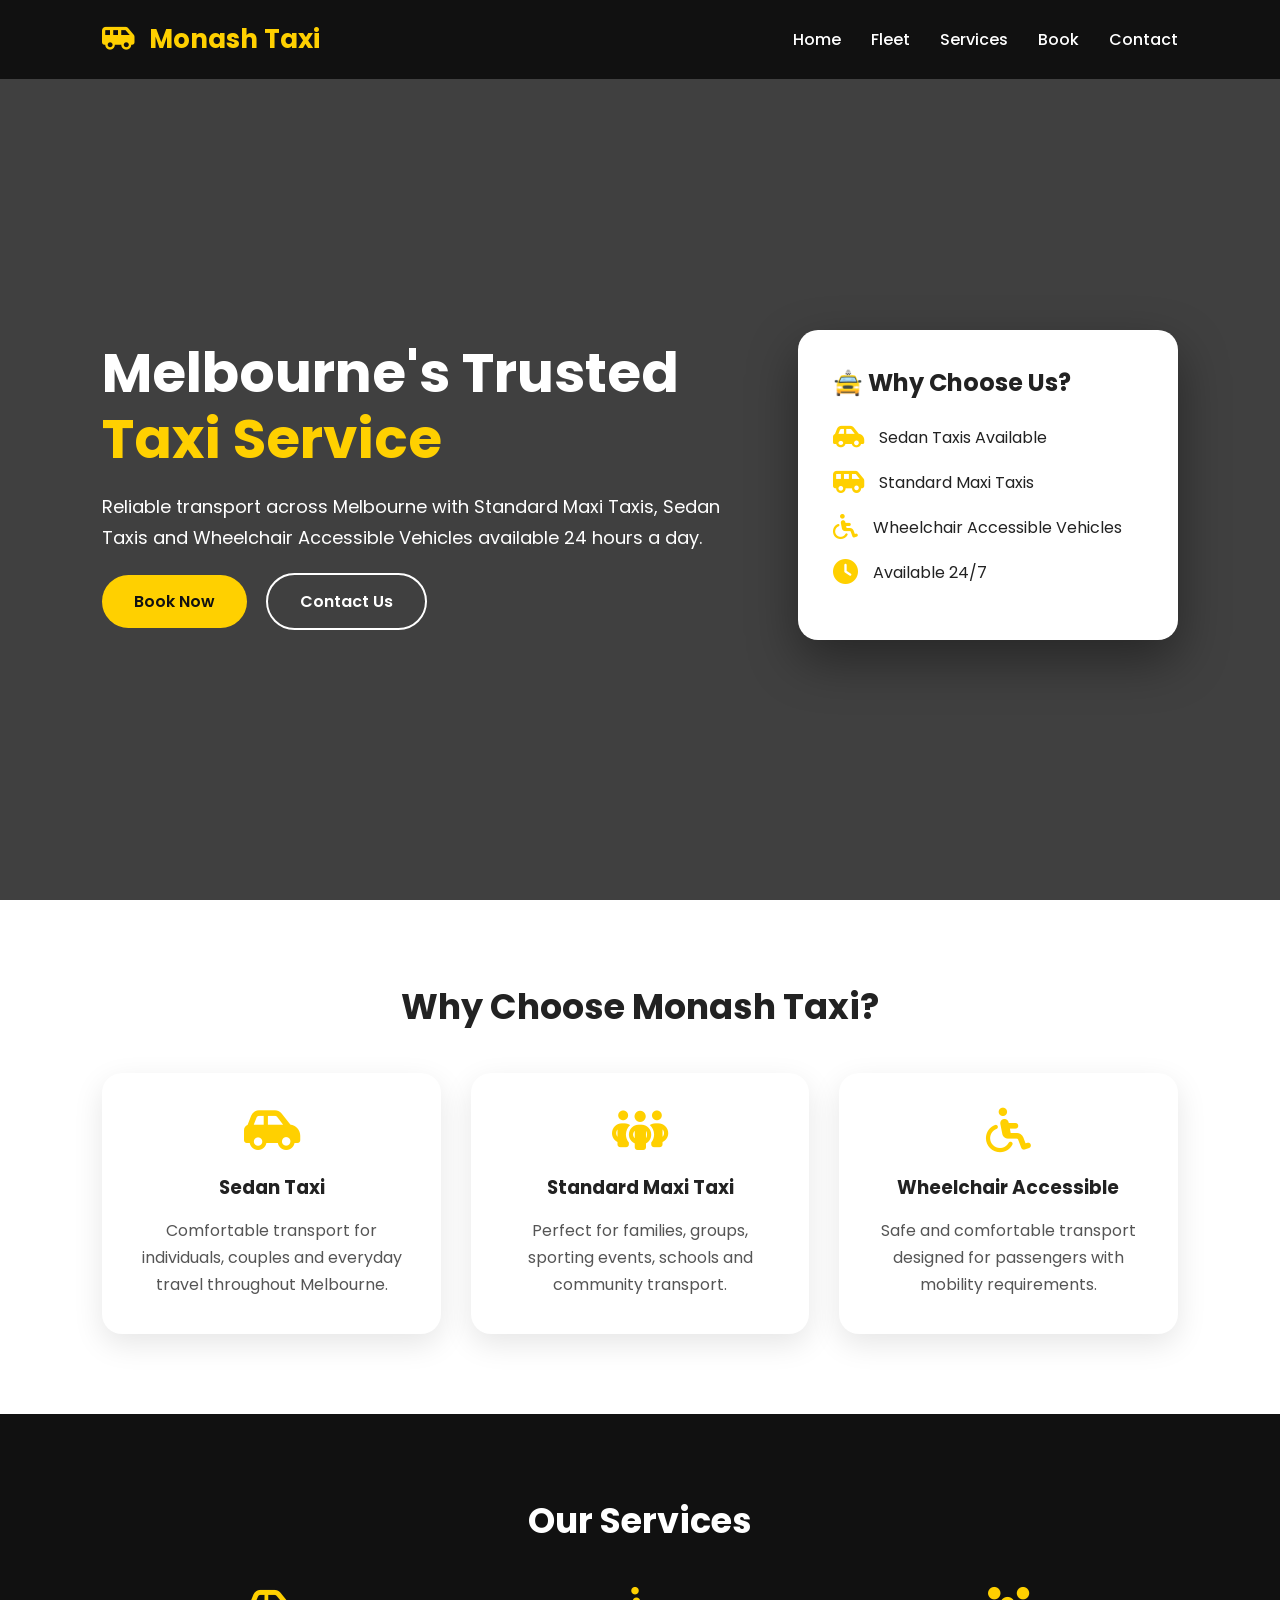
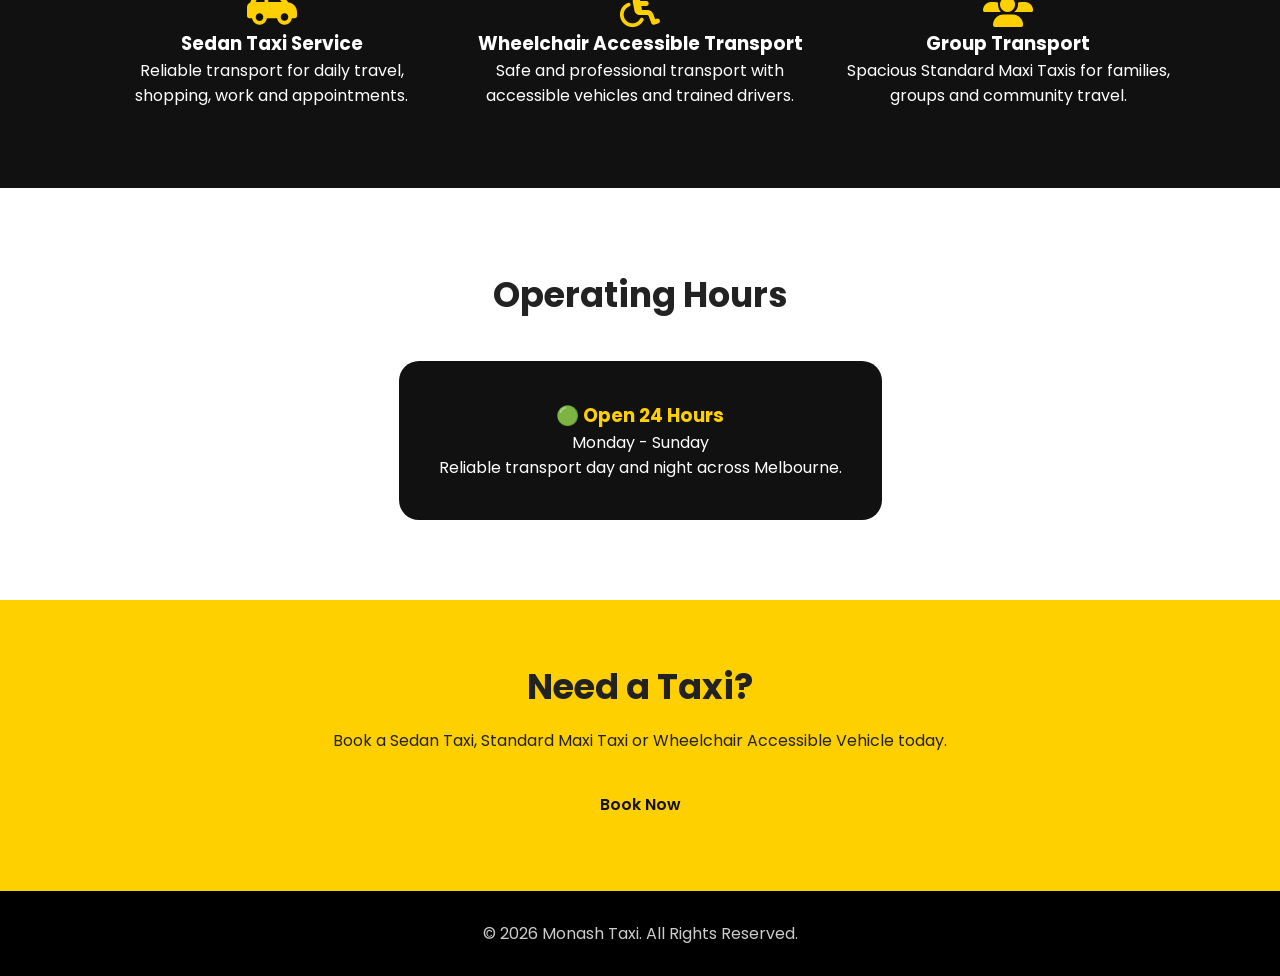
<file: index.html>
<!DOCTYPE html>
<html lang="en">

<head>
    <meta charset="UTF-8">
    <meta name="viewport" content="width=device-width, initial-scale=1.0">

    <title>Monash Taxi | Reliable Taxi & Maxi Taxi Services</title>

    <link rel="stylesheet" href="style.css">

    <link href="https://fonts.googleapis.com/css2?family=Poppins:wght@300;400;500;600;700&display=swap" rel="stylesheet">

    <link rel="stylesheet" href="https://cdnjs.cloudflare.com/ajax/libs/font-awesome/6.5.0/css/all.min.css">
</head>

<body>

<header>

<nav class="navbar">

<div class="logo">
    <i class="fa-solid fa-van-shuttle"></i>
    Monash Taxi
</div>

<ul class="nav-links">
    <li><a href="index.html">Home</a></li>
    <li><a href="fleet.html">Fleet</a></li>
    <li><a href="services.html">Services</a></li>
    <li><a href="booking.html">Book</a></li>
    <li><a href="contact.html">Contact</a></li>
</ul>

<button class="menu-btn">
    <i class="fa-solid fa-bars"></i>
</button>

</nav>

</header>

<!-- HERO -->

<section class="hero">

<div class="hero-content">

<h1>
Melbourne's Trusted
<span>Taxi Service</span>
</h1>

<p>
Reliable transport across Melbourne with Standard Maxi Taxis, Sedan Taxis and Wheelchair Accessible Vehicles available 24 hours a day.
</p>

<div class="hero-buttons">

<a href="booking.html" class="btn primary">
Book Now
</a>

<a href="contact.html" class="btn secondary">
Contact Us
</a>

</div>

</div>

<div class="hero-card">

<h2>🚖 Why Choose Us?</h2>

<div class="feature">
<i class="fa-solid fa-car-side"></i>
<p>Sedan Taxis Available</p>
</div>

<div class="feature">
<i class="fa-solid fa-van-shuttle"></i>
<p>Standard Maxi Taxis</p>
</div>

<div class="feature">
<i class="fa-solid fa-wheelchair"></i>
<p>Wheelchair Accessible Vehicles</p>
</div>

<div class="feature">
<i class="fa-solid fa-clock"></i>
<p>Available 24/7</p>
</div>

</div>

</section>

<!-- WHY CHOOSE US -->

<section class="section">

<h2 class="section-title">
Why Choose Monash Taxi?
</h2>

<div class="cards">

<div class="card">

<i class="fa-solid fa-car-side"></i>

<h3>Sedan Taxi</h3>

<p>
Comfortable transport for individuals, couples and everyday travel throughout Melbourne.
</p>

</div>

<div class="card">

<i class="fa-solid fa-people-group"></i>

<h3>Standard Maxi Taxi</h3>

<p>
Perfect for families, groups, sporting events, schools and community transport.
</p>

</div>

<div class="card">

<i class="fa-solid fa-wheelchair"></i>

<h3>Wheelchair Accessible</h3>

<p>
Safe and comfortable transport designed for passengers with mobility requirements.
</p>

</div>

</div>

</section>

<!-- SERVICES -->

<section class="dark section">

<h2 class="section-title">
Our Services
</h2>

<div class="services">

<div>

<i class="fa-solid fa-car-side"></i>

<h3>Sedan Taxi Service</h3>

<p>
Reliable transport for daily travel, shopping, work and appointments.
</p>

</div>

<div>

<i class="fa-solid fa-wheelchair"></i>

<h3>Wheelchair Accessible Transport</h3>

<p>
Safe and professional transport with accessible vehicles and trained drivers.
</p>

</div>

<div>

<i class="fa-solid fa-users"></i>

<h3>Group Transport</h3>

<p>
Spacious Standard Maxi Taxis for families, groups and community travel.
</p>

</div>

</div>

</section>

<!-- HOURS -->

<section class="hours section">

<h2 class="section-title">
Operating Hours
</h2>

<div class="hours-box">

<h3>
🟢 Open 24 Hours
</h3>

<p>Monday - Sunday</p>

<p>
Reliable transport day and night across Melbourne.
</p>

</div>

</section>

<!-- CTA -->

<section class="cta">

<h2>
Need a Taxi?
</h2>

<p>
Book a Sedan Taxi, Standard Maxi Taxi or Wheelchair Accessible Vehicle today.
</p>

<a href="booking.html" class="btn primary">
Book Now
</a>

</section>

<footer>

<p>
© 2026 Monash Taxi. All Rights Reserved.
</p>

</footer>

<script src="script.js"></script>

</body>

</html>
</file>
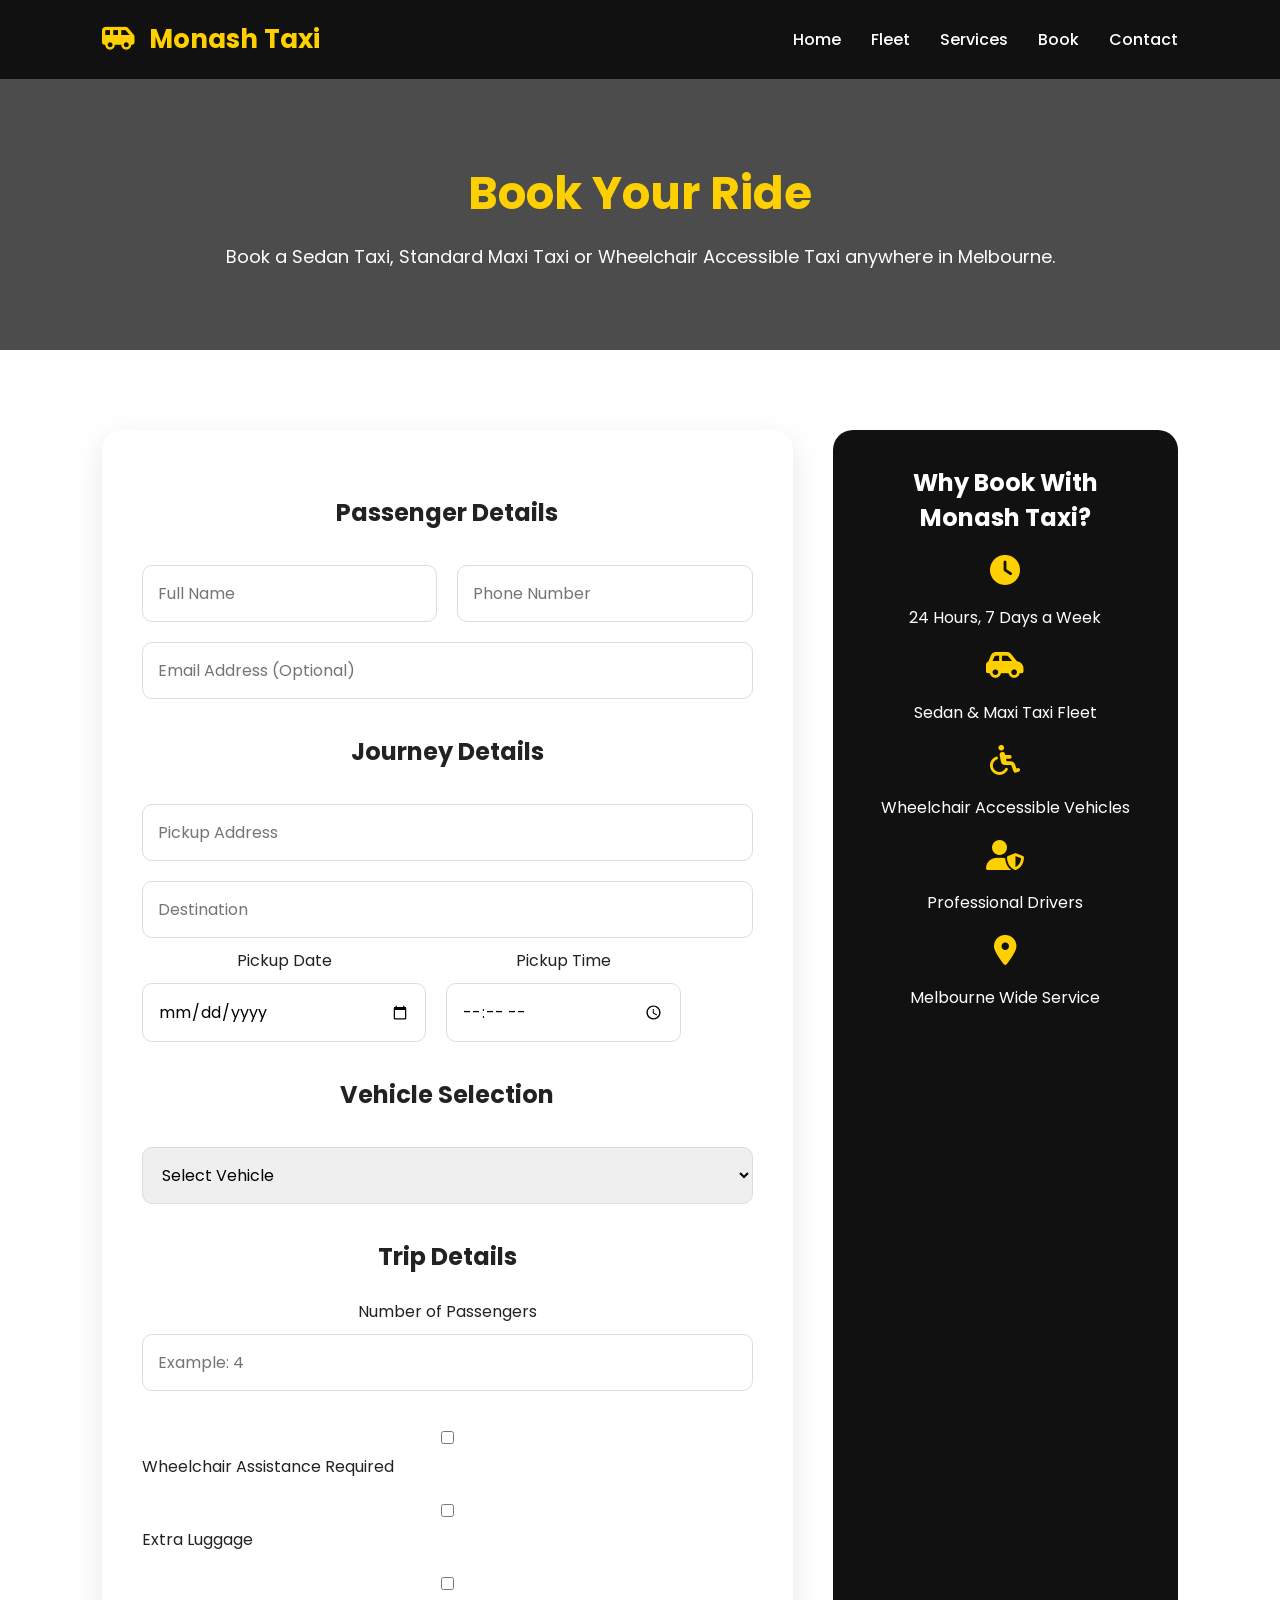
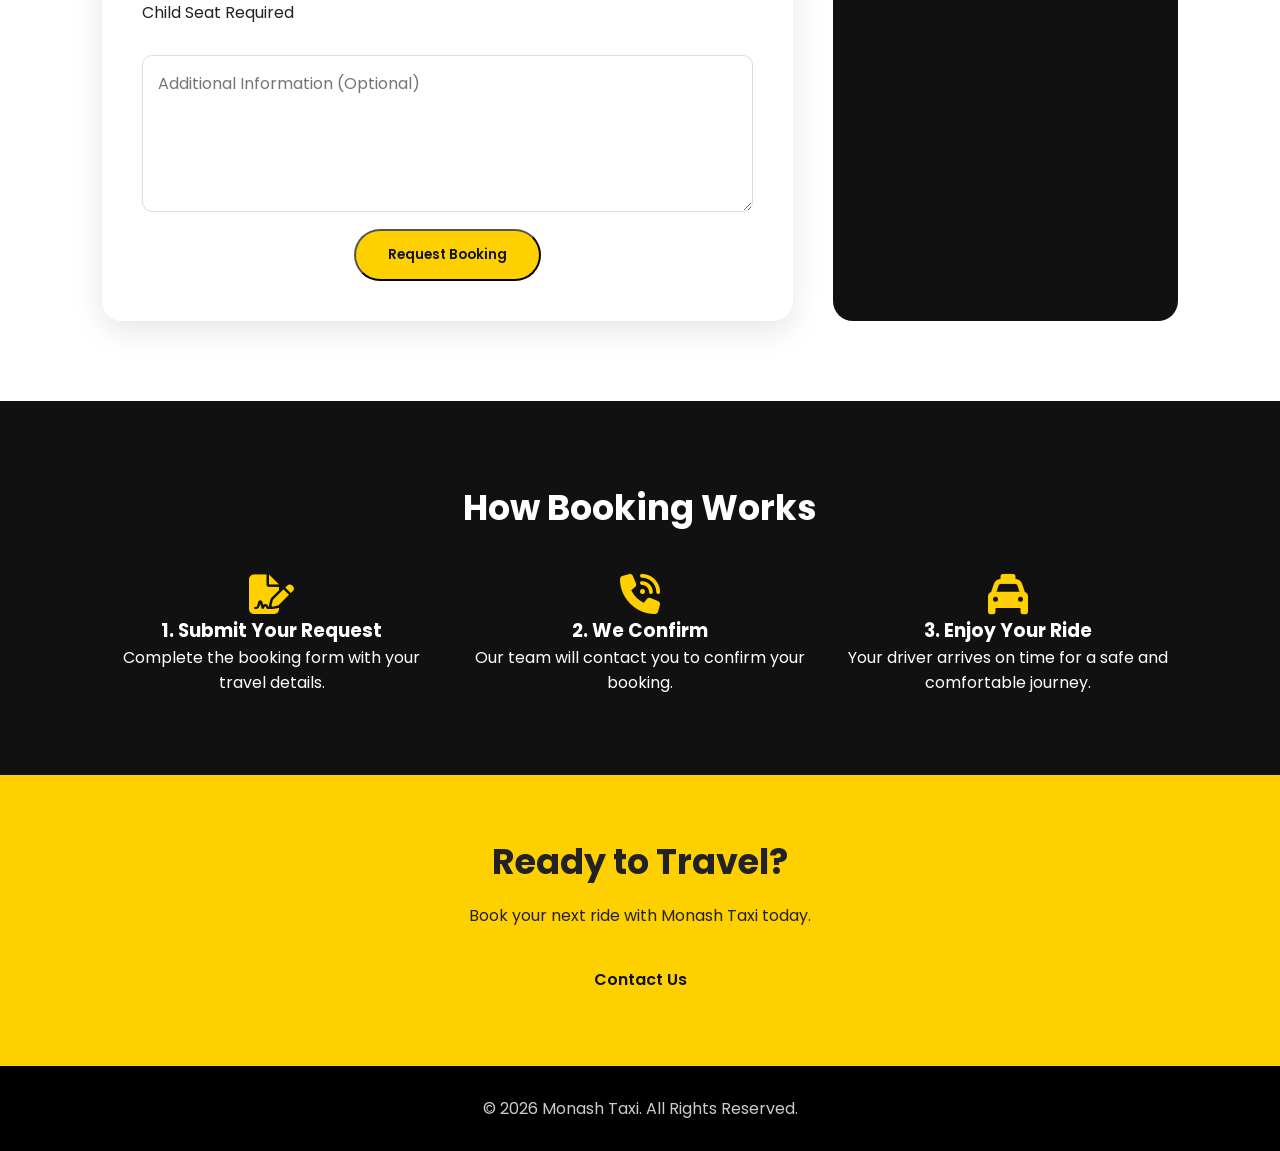
<file: booking.html>
<!DOCTYPE html>
<html lang="en">

<head>

<meta charset="UTF-8">
<meta name="viewport" content="width=device-width, initial-scale=1.0">

<title>Monash Taxi | Book Your Ride</title>

<link rel="stylesheet" href="style.css">

<link href="https://fonts.googleapis.com/css2?family=Poppins:wght@300;400;500;600;700&display=swap" rel="stylesheet">

<link rel="stylesheet" href="https://cdnjs.cloudflare.com/ajax/libs/font-awesome/6.5.0/css/all.min.css">

</head>

<body>

<header>

<nav class="navbar">

<div class="logo">
<i class="fa-solid fa-van-shuttle"></i>
Monash Taxi
</div>

<ul class="nav-links">
<li><a href="index.html">Home</a></li>
<li><a href="fleet.html">Fleet</a></li>
<li><a href="services.html">Services</a></li>
<li><a href="booking.html">Book</a></li>
<li><a href="contact.html">Contact</a></li>
</ul>

<button class="menu-btn">
<i class="fa-solid fa-bars"></i>
</button>

</nav>

</header>

<section class="page-banner">

<h1>Book Your Ride</h1>

<p>
Book a Sedan Taxi, Standard Maxi Taxi or Wheelchair Accessible Taxi anywhere in Melbourne.
</p>

</section>

<section class="section">

<div class="booking-container">

<form class="big-booking-form" id="maxiBookingForm">

<h2>Passenger Details</h2>

<div class="form-row">

<input
type="text"
placeholder="Full Name"
required>

<input
type="tel"
placeholder="Phone Number"
required>

</div>

<input
type="email"
placeholder="Email Address (Optional)">

<h2>Journey Details</h2>

<input
type="text"
placeholder="Pickup Address"
required>

<input
type="text"
placeholder="Destination"
required>

<div class="form-row">

<div>

<label>Pickup Date</label>

<input
type="date"
required>

</div>

<div>

<label>Pickup Time</label>

<input
type="time"
required>

</div>

</div>

<h2>Vehicle Selection</h2>

<select required>

<option value="">Select Vehicle</option>

<option>Standard Maxi Taxi</option>

<option>Sedan Taxi</option>

<option>Wheelchair Accessible Taxi</option>

</select>

<h2>Trip Details</h2>

<label>Number of Passengers</label>

<input
type="number"
min="1"
placeholder="Example: 4"
required>

<div class="options">

<label>
<input type="checkbox">
Wheelchair Assistance Required
</label>

<label>
<input type="checkbox">
Extra Luggage
</label>

<label>
<input type="checkbox">
Child Seat Required
</label>

</div>

<textarea
rows="5"
placeholder="Additional Information (Optional)">
</textarea>

<button class="btn primary" type="submit">
Request Booking
</button>

</form>

<div class="booking-info">

<h2>Why Book With Monash Taxi?</h2>

<div>

<i class="fa-solid fa-clock"></i>

<p>
24 Hours, 7 Days a Week
</p>

</div>

<div>

<i class="fa-solid fa-car-side"></i>

<p>
Sedan & Maxi Taxi Fleet
</p>

</div>

<div>

<i class="fa-solid fa-wheelchair"></i>

<p>
Wheelchair Accessible Vehicles
</p>

</div>

<div>

<i class="fa-solid fa-user-shield"></i>

<p>
Professional Drivers
</p>

</div>

<div>

<i class="fa-solid fa-location-dot"></i>

<p>
Melbourne Wide Service
</p>

</div>

</div>

</div>

</section>

<section class="dark section">

<h2 class="section-title">
How Booking Works
</h2>

<div class="services">

<div>

<i class="fa-solid fa-file-signature"></i>

<h3>1. Submit Your Request</h3>

<p>
Complete the booking form with your travel details.
</p>

</div>

<div>

<i class="fa-solid fa-phone-volume"></i>

<h3>2. We Confirm</h3>

<p>
Our team will contact you to confirm your booking.
</p>

</div>

<div>

<i class="fa-solid fa-taxi"></i>

<h3>3. Enjoy Your Ride</h3>

<p>
Your driver arrives on time for a safe and comfortable journey.
</p>

</div>

</div>

</section>

<section class="cta">

<h2>Ready to Travel?</h2>

<p>
Book your next ride with Monash Taxi today.
</p>

<a href="contact.html" class="btn primary">
Contact Us
</a>

</section>

<footer>

<p>
© 2026 Monash Taxi. All Rights Reserved.
</p>

</footer>

<script src="script.js"></script>

</body>

</html>
</file>
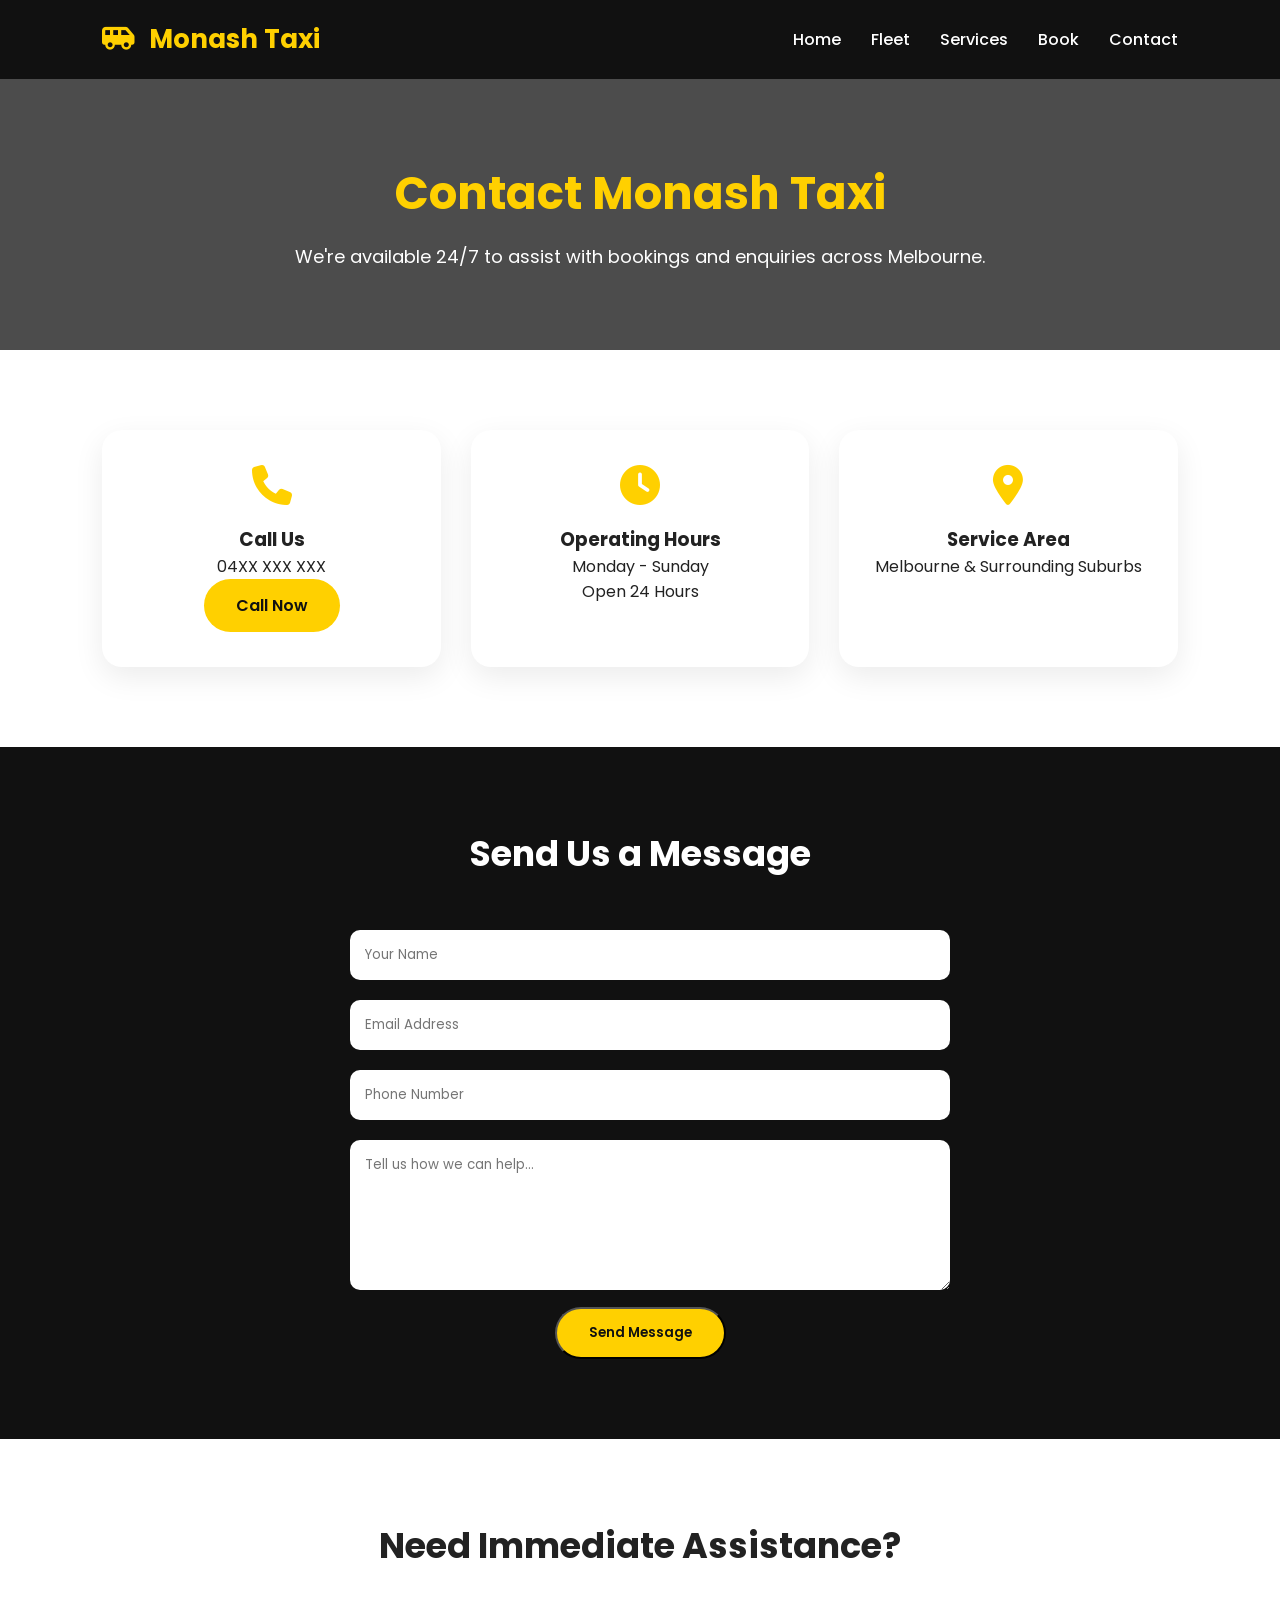
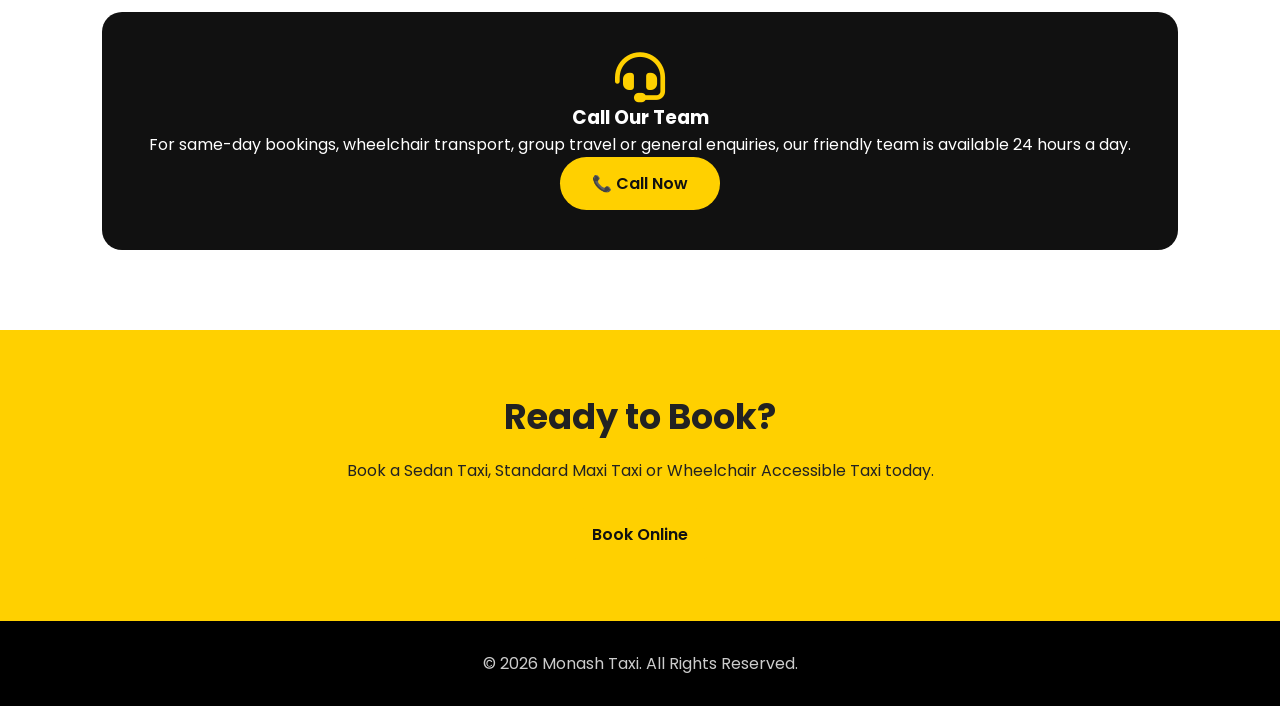
<file: contact.html>
<!DOCTYPE html>
<html lang="en">

<head>

<meta charset="UTF-8">
<meta name="viewport" content="width=device-width, initial-scale=1.0">

<title>Monash Taxi | Contact Us</title>

<link rel="stylesheet" href="style.css">

<link href="https://fonts.googleapis.com/css2?family=Poppins:wght@300;400;500;600;700&display=swap" rel="stylesheet">

<link rel="stylesheet" href="https://cdnjs.cloudflare.com/ajax/libs/font-awesome/6.5.0/css/all.min.css">

</head>

<body>

<header>

<nav class="navbar">

<div class="logo">
<i class="fa-solid fa-van-shuttle"></i>
Monash Taxi
</div>

<ul class="nav-links">
<li><a href="index.html">Home</a></li>
<li><a href="fleet.html">Fleet</a></li>
<li><a href="services.html">Services</a></li>
<li><a href="booking.html">Book</a></li>
<li><a href="contact.html">Contact</a></li>
</ul>

<button class="menu-btn">
<i class="fa-solid fa-bars"></i>
</button>

</nav>

</header>

<section class="page-banner">

<h1>Contact Monash Taxi</h1>

<p>
We're available 24/7 to assist with bookings and enquiries across Melbourne.
</p>

</section>

<section class="section">

<div class="contact-grid">

<div class="contact-card">

<i class="fa-solid fa-phone"></i>

<h3>Call Us</h3>

<p>04XX XXX XXX</p>

<a href="tel:04XXXXXXXX" class="btn primary">
Call Now
</a>

</div>

<div class="contact-card">

<i class="fa-solid fa-clock"></i>

<h3>Operating Hours</h3>

<p>Monday - Sunday</p>

<p>Open 24 Hours</p>

</div>

<div class="contact-card">

<i class="fa-solid fa-location-dot"></i>

<h3>Service Area</h3>

<p>Melbourne & Surrounding Suburbs</p>

</div>

</div>

</section>

<section class="dark section">

<h2 class="section-title">
Send Us a Message
</h2>

<form class="contact-form">

<input
type="text"
placeholder="Your Name"
required>

<input
type="email"
placeholder="Email Address"
required>

<input
type="tel"
placeholder="Phone Number">

<textarea
rows="6"
placeholder="Tell us how we can help..."
required></textarea>

<button class="btn primary">
Send Message
</button>

</form>

</section>

<section class="section">

<h2 class="section-title">
Need Immediate Assistance?
</h2>

<div class="urgent-box">

<i class="fa-solid fa-headset"></i>

<h3>Call Our Team</h3>

<p>
For same-day bookings, wheelchair transport, group travel or general enquiries, our friendly team is available 24 hours a day.
</p>

<a href="tel:04XXXXXXXX" class="btn primary">
📞 Call Now
</a>

</div>

</section>

<section class="cta">

<h2>Ready to Book?</h2>

<p>
Book a Sedan Taxi, Standard Maxi Taxi or Wheelchair Accessible Taxi today.
</p>

<a href="booking.html" class="btn primary">
Book Online
</a>

</section>

<footer>

<p>
© 2026 Monash Taxi. All Rights Reserved.
</p>

</footer>

<script src="script.js"></script>

</body>

</html>
</file>
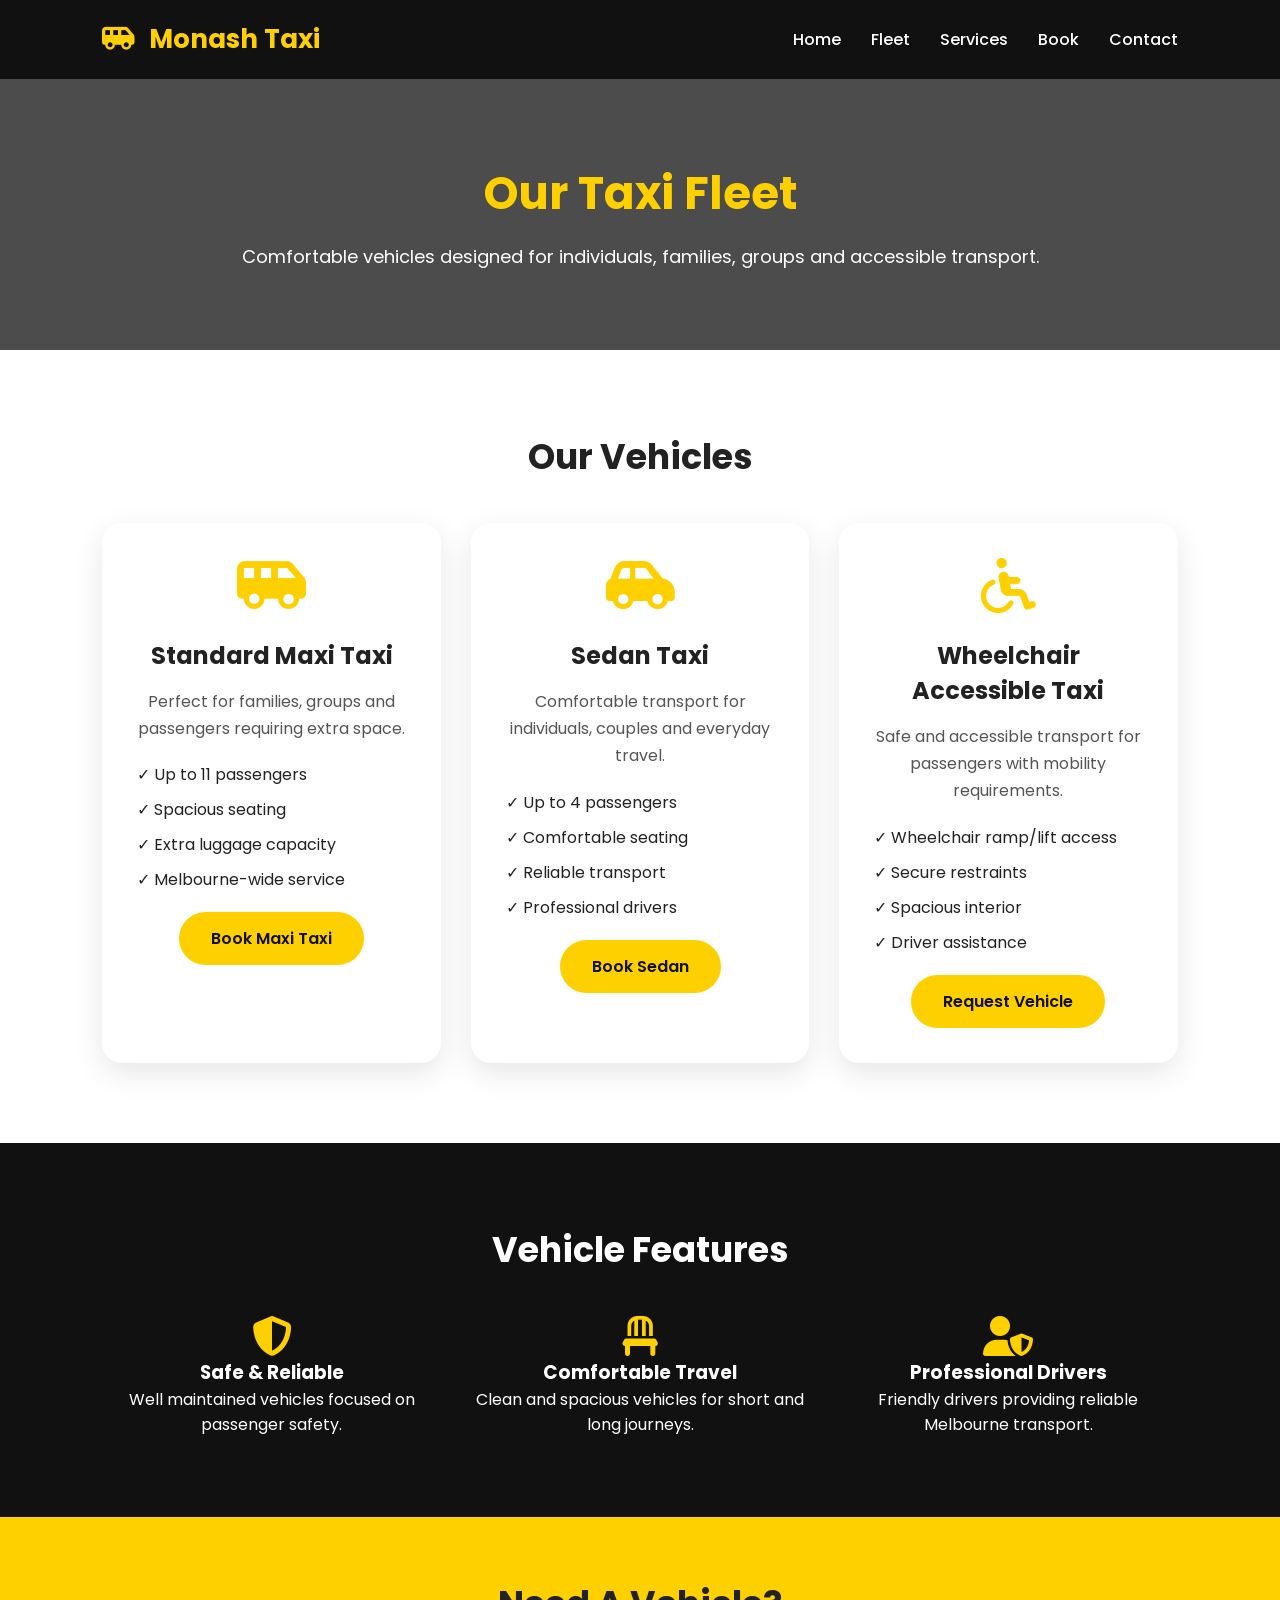
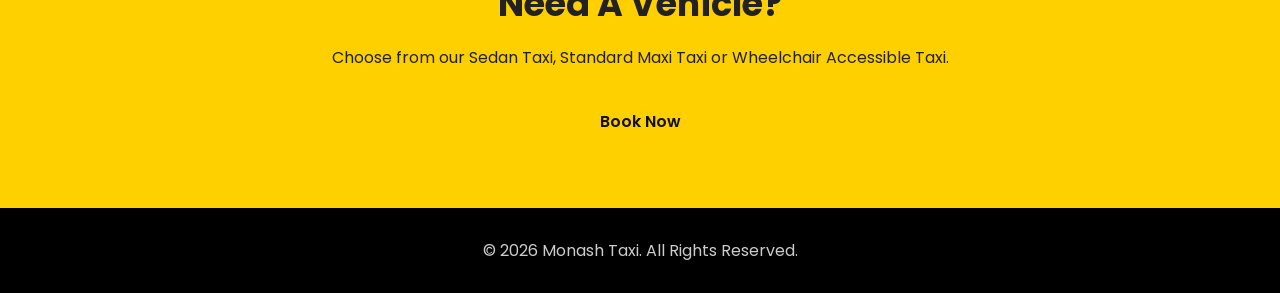
<file: fleet.html>
<!DOCTYPE html>
<html lang="en">

<head>

<meta charset="UTF-8">
<meta name="viewport" content="width=device-width, initial-scale=1.0">

<title>Monash Taxi | Our Fleet</title>

<link rel="stylesheet" href="style.css">

<link href="https://fonts.googleapis.com/css2?family=Poppins:wght@300;400;500;600;700&display=swap" rel="stylesheet">

<link rel="stylesheet" href="https://cdnjs.cloudflare.com/ajax/libs/font-awesome/6.5.0/css/all.min.css">

</head>


<body>


<header>

<nav class="navbar">

<div class="logo">

<i class="fa-solid fa-van-shuttle"></i>

Monash Taxi

</div>


<ul class="nav-links">

<li><a href="index.html">Home</a></li>

<li><a href="fleet.html">Fleet</a></li>

<li><a href="services.html">Services</a></li>

<li><a href="booking.html">Book</a></li>

<li><a href="contact.html">Contact</a></li>

</ul>


<button class="menu-btn">

<i class="fa-solid fa-bars"></i>

</button>


</nav>

</header>





<section class="page-banner">


<h1>

Our Taxi Fleet

</h1>


<p>

Comfortable vehicles designed for individuals, families, groups and accessible transport.

</p>


</section>







<section class="section">


<h2 class="section-title">

Our Vehicles

</h2>



<div class="cards">





<div class="card fleet-card">


<i class="fa-solid fa-van-shuttle"></i>


<h3>

Standard Maxi Taxi

</h3>


<p>

Perfect for families, groups and passengers requiring extra space.

</p>


<ul>

<li>✓ Up to 11 passengers</li>

<li>✓ Spacious seating</li>

<li>✓ Extra luggage capacity</li>

<li>✓ Melbourne-wide service</li>

</ul>


<a href="booking.html" class="btn primary">

Book Maxi Taxi

</a>


</div>







<div class="card fleet-card">


<i class="fa-solid fa-car-side"></i>


<h3>

Sedan Taxi

</h3>


<p>

Comfortable transport for individuals, couples and everyday travel.

</p>


<ul>

<li>✓ Up to 4 passengers</li>

<li>✓ Comfortable seating</li>

<li>✓ Reliable transport</li>

<li>✓ Professional drivers</li>

</ul>


<a href="booking.html" class="btn primary">

Book Sedan

</a>


</div>







<div class="card fleet-card">


<i class="fa-solid fa-wheelchair"></i>


<h3>

Wheelchair Accessible Taxi

</h3>


<p>

Safe and accessible transport for passengers with mobility requirements.

</p>


<ul>

<li>✓ Wheelchair ramp/lift access</li>

<li>✓ Secure restraints</li>

<li>✓ Spacious interior</li>

<li>✓ Driver assistance</li>

</ul>


<a href="booking.html" class="btn primary">

Request Vehicle

</a>


</div>





</div>


</section>








<section class="dark section">


<h2 class="section-title">

Vehicle Features

</h2>



<div class="services">



<div>

<i class="fa-solid fa-shield-halved"></i>

<h3>

Safe & Reliable

</h3>

<p>

Well maintained vehicles focused on passenger safety.

</p>

</div>





<div>

<i class="fa-solid fa-chair"></i>

<h3>

Comfortable Travel

</h3>

<p>

Clean and spacious vehicles for short and long journeys.

</p>

</div>





<div>

<i class="fa-solid fa-user-shield"></i>

<h3>

Professional Drivers

</h3>

<p>

Friendly drivers providing reliable Melbourne transport.

</p>

</div>



</div>


</section>







<section class="cta">


<h2>

Need A Vehicle?

</h2>


<p>

Choose from our Sedan Taxi, Standard Maxi Taxi or Wheelchair Accessible Taxi.

</p>


<a href="booking.html" class="btn primary">

Book Now

</a>


</section>







<footer>


<p>

© 2026 Monash Taxi. All Rights Reserved.

</p>


</footer>





<script src="script.js"></script>


</body>

</html>
</file>
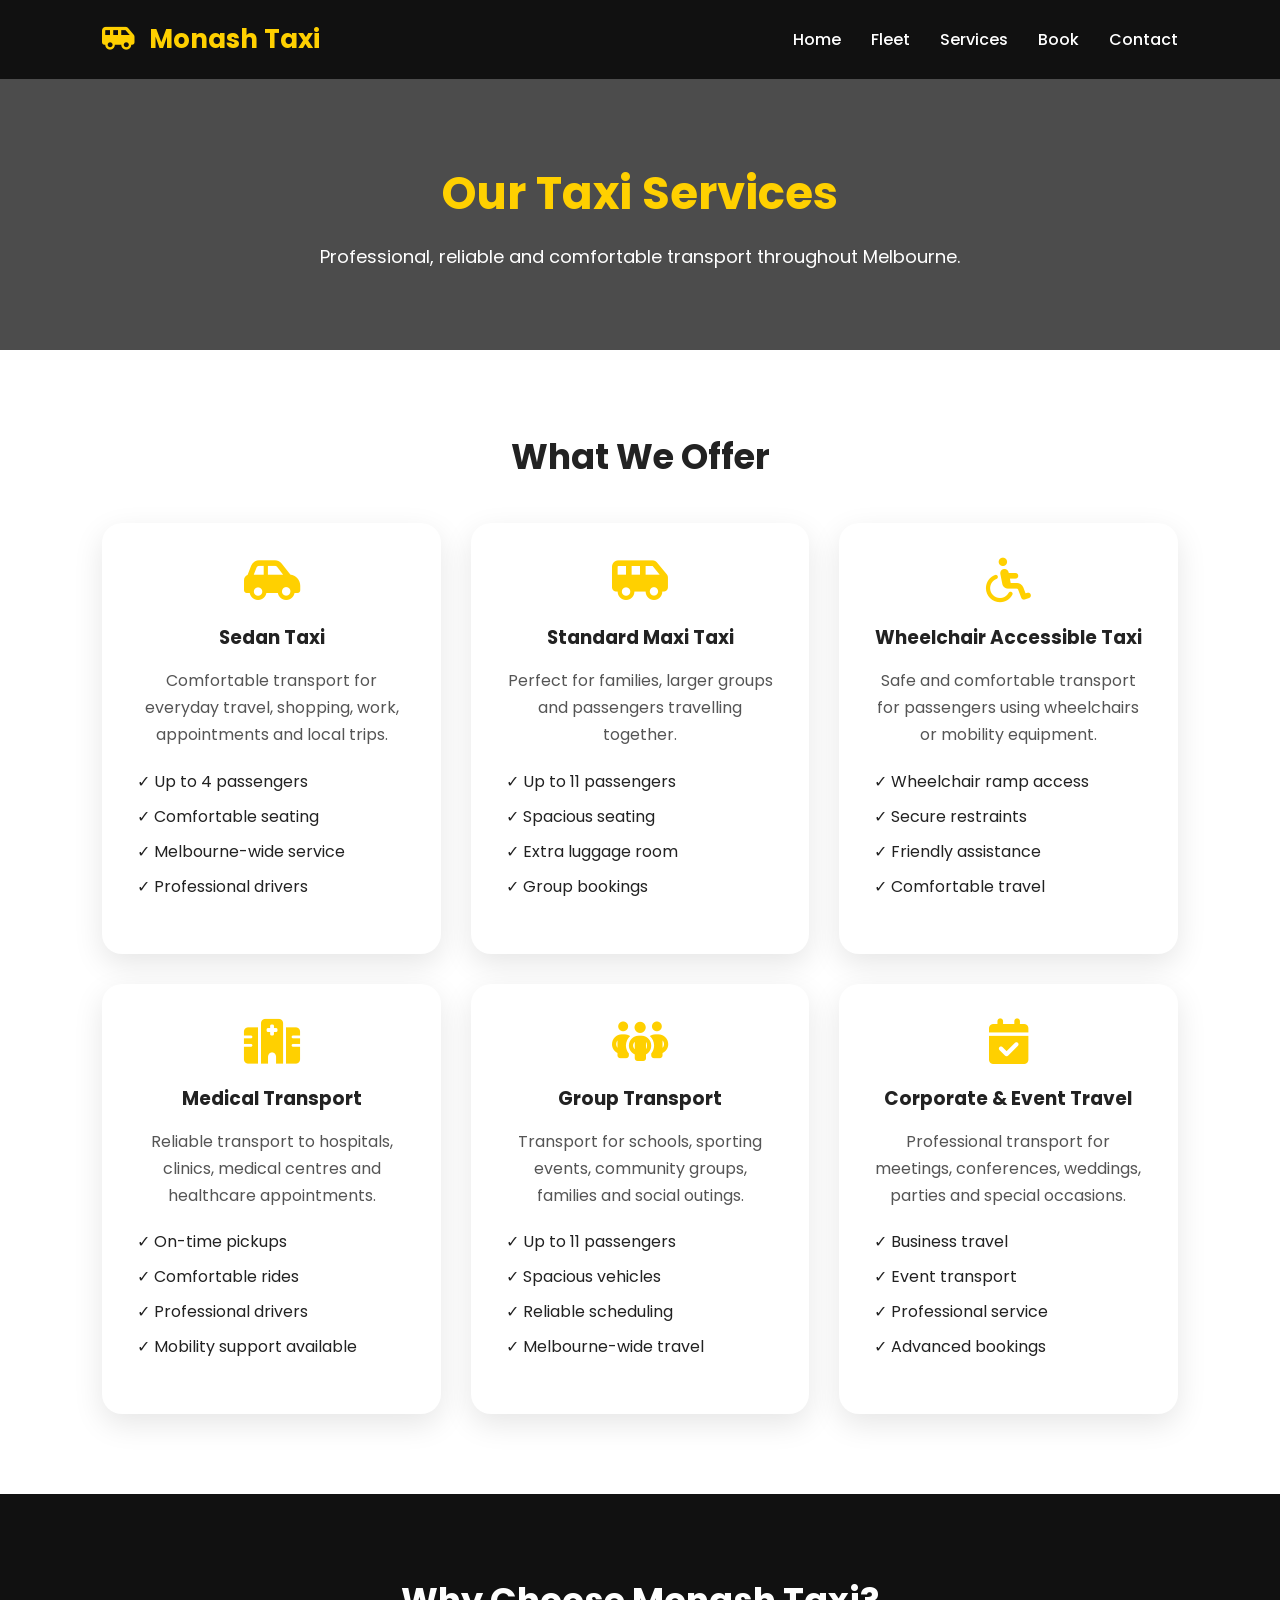
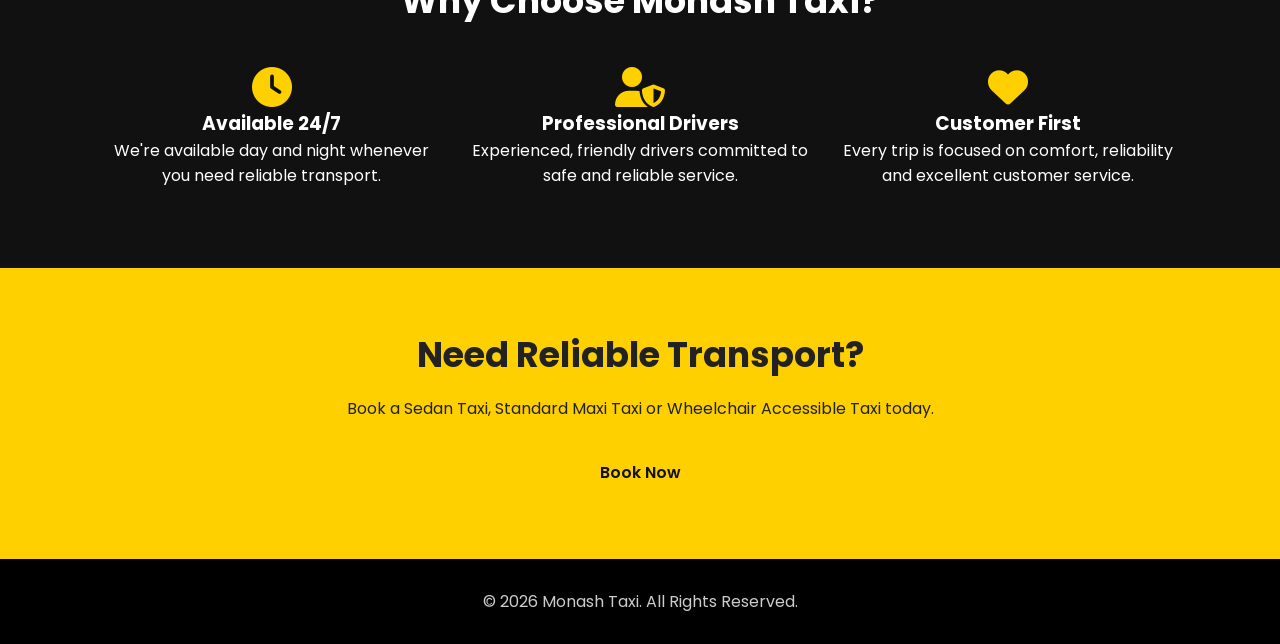
<file: services.html>
<!DOCTYPE html>
<html lang="en">

<head>

<meta charset="UTF-8">
<meta name="viewport" content="width=device-width, initial-scale=1.0">

<title>Monash Taxi | Services</title>

<link rel="stylesheet" href="style.css">

<link href="https://fonts.googleapis.com/css2?family=Poppins:wght@300;400;500;600;700&display=swap" rel="stylesheet">

<link rel="stylesheet" href="https://cdnjs.cloudflare.com/ajax/libs/font-awesome/6.5.0/css/all.min.css">

</head>

<body>

<header>

<nav class="navbar">

<div class="logo">
<i class="fa-solid fa-van-shuttle"></i>
Monash Taxi
</div>

<ul class="nav-links">
<li><a href="index.html">Home</a></li>
<li><a href="fleet.html">Fleet</a></li>
<li><a href="services.html">Services</a></li>
<li><a href="booking.html">Book</a></li>
<li><a href="contact.html">Contact</a></li>
</ul>

<button class="menu-btn">
<i class="fa-solid fa-bars"></i>
</button>

</nav>

</header>

<section class="page-banner">

<h1>
Our Taxi Services
</h1>

<p>
Professional, reliable and comfortable transport throughout Melbourne.
</p>

</section>

<section class="section">

<h2 class="section-title">
What We Offer
</h2>

<div class="cards">

<div class="card">

<i class="fa-solid fa-car-side"></i>

<h3>Sedan Taxi</h3>

<p>
Comfortable transport for everyday travel, shopping, work, appointments and local trips.
</p>

<ul>
<li>✓ Up to 4 passengers</li>
<li>✓ Comfortable seating</li>
<li>✓ Melbourne-wide service</li>
<li>✓ Professional drivers</li>
</ul>

</div>

<div class="card">

<i class="fa-solid fa-van-shuttle"></i>

<h3>Standard Maxi Taxi</h3>

<p>
Perfect for families, larger groups and passengers travelling together.
</p>

<ul>
<li>✓ Up to 11 passengers</li>
<li>✓ Spacious seating</li>
<li>✓ Extra luggage room</li>
<li>✓ Group bookings</li>
</ul>

</div>

<div class="card">

<i class="fa-solid fa-wheelchair"></i>

<h3>Wheelchair Accessible Taxi</h3>

<p>
Safe and comfortable transport for passengers using wheelchairs or mobility equipment.
</p>

<ul>
<li>✓ Wheelchair ramp access</li>
<li>✓ Secure restraints</li>
<li>✓ Friendly assistance</li>
<li>✓ Comfortable travel</li>
</ul>

</div>

<div class="card">

<i class="fa-solid fa-hospital"></i>

<h3>Medical Transport</h3>

<p>
Reliable transport to hospitals, clinics, medical centres and healthcare appointments.
</p>

<ul>
<li>✓ On-time pickups</li>
<li>✓ Comfortable rides</li>
<li>✓ Professional drivers</li>
<li>✓ Mobility support available</li>
</ul>

</div>

<div class="card">

<i class="fa-solid fa-people-group"></i>

<h3>Group Transport</h3>

<p>
Transport for schools, sporting events, community groups, families and social outings.
</p>

<ul>
<li>✓ Up to 11 passengers</li>
<li>✓ Spacious vehicles</li>
<li>✓ Reliable scheduling</li>
<li>✓ Melbourne-wide travel</li>
</ul>

</div>

<div class="card">

<i class="fa-solid fa-calendar-check"></i>

<h3>Corporate & Event Travel</h3>

<p>
Professional transport for meetings, conferences, weddings, parties and special occasions.
</p>

<ul>
<li>✓ Business travel</li>
<li>✓ Event transport</li>
<li>✓ Professional service</li>
<li>✓ Advanced bookings</li>
</ul>

</div>

</div>

</section>

<section class="dark section">

<h2 class="section-title">
Why Choose Monash Taxi?
</h2>

<div class="services">

<div>

<i class="fa-solid fa-clock"></i>

<h3>Available 24/7</h3>

<p>
We're available day and night whenever you need reliable transport.
</p>

</div>

<div>

<i class="fa-solid fa-user-shield"></i>

<h3>Professional Drivers</h3>

<p>
Experienced, friendly drivers committed to safe and reliable service.
</p>

</div>

<div>

<i class="fa-solid fa-heart"></i>

<h3>Customer First</h3>

<p>
Every trip is focused on comfort, reliability and excellent customer service.
</p>

</div>

</div>

</section>

<section class="cta">

<h2>
Need Reliable Transport?
</h2>

<p>
Book a Sedan Taxi, Standard Maxi Taxi or Wheelchair Accessible Taxi today.
</p>

<a href="booking.html" class="btn primary">
Book Now
</a>

</section>

<footer>

<p>
© 2026 Monash Taxi. All Rights Reserved.
</p>

</footer>

<script src="script.js"></script>

</body>

</html>
</file>
<file: style.css>
/* =========================
   MONASH TAXI MAIN CSS
========================= */


*{
    margin:0;
    padding:0;
    box-sizing:border-box;
    font-family:'Poppins',sans-serif;
}


html{
    scroll-behavior:smooth;
}


body{

    color:#222;

    background:#fff;

}


a{

    text-decoration:none;

}





/* =========================
   NAVIGATION
========================= */


.navbar{

    position:fixed;

    top:0;

    width:100%;

    display:flex;

    justify-content:space-between;

    align-items:center;

    padding:20px 8%;

    background:#111;

    z-index:1000;

}



.logo{

    color:#ffd000;

    font-size:26px;

    font-weight:700;

}



.logo i{

    margin-right:8px;

}



.nav-links{

    display:flex;

    gap:30px;

    list-style:none;

}



.nav-links a{

    color:white;

    font-weight:500;

    transition:.3s;

}



.nav-links a:hover{

    color:#ffd000;

}



.menu-btn{

    display:none;

    background:none;

    border:none;

    color:white;

    font-size:25px;

}







/* =========================
   HERO
========================= */


.hero{


    min-height:100vh;


    padding:130px 8% 60px;


    display:flex;


    justify-content:space-between;


    align-items:center;


    gap:40px;



    background:


    linear-gradient(

    rgba(0,0,0,.75),

    rgba(0,0,0,.75)

    ),


    url("https://images.unsplash.com/photo-1549317661-bd32c8ce0db2")

    center/cover;



    color:white;


}




.hero-content{

    max-width:650px;

}



.hero-content h1{

    font-size:55px;

    line-height:1.2;

}



.hero-content span{

    color:#ffd000;

}



.hero-content p{

    margin:20px 0;

    font-size:18px;

    line-height:1.7;

}







/* =========================
   BUTTONS
========================= */


.btn{

    display:inline-block;

    padding:14px 32px;

    border-radius:50px;

    font-weight:600;

    transition:.3s;

}



.primary{

    background:#ffd000;

    color:#111;

}



.primary:hover{

    background:white;

    transform:translateY(-5px);

}



.secondary{

    border:2px solid white;

    color:white;

    margin-left:15px;

}



.secondary:hover{

    background:white;

    color:#111;

}







/* =========================
   HERO CARD
========================= */


.hero-card{


    background:white;


    color:#222;


    padding:35px;


    border-radius:20px;


    width:380px;


    box-shadow:

    0 20px 50px rgba(0,0,0,.4);


}




.hero-card h2{

    margin-bottom:25px;

}



.feature{

    display:flex;

    align-items:center;

    gap:15px;

    margin:20px 0;

}



.feature i{

    color:#ffd000;

    font-size:25px;

}







/* =========================
   PAGE BANNER
========================= */


.page-banner{


    padding:160px 8% 80px;


    text-align:center;



    background:


    linear-gradient(

    rgba(0,0,0,.7),

    rgba(0,0,0,.7)

    ),


    url("https://images.unsplash.com/photo-1449965408869-eaa3f722e40d")

    center/cover;



    color:white;


}



.page-banner h1{

    font-size:45px;

    color:#ffd000;

}



.page-banner p{

    margin-top:15px;

    font-size:18px;

}







/* =========================
   SECTIONS
========================= */


.section{

    padding:80px 8%;

    text-align:center;

}



.section-title{

    font-size:35px;

    margin-bottom:40px;

}



.dark{

    background:#111;

    color:white;

}







/* =========================
   CARDS
========================= */


.cards{


    display:grid;


    grid-template-columns:

    repeat(auto-fit,minmax(280px,1fr));


    gap:30px;


}




.card{


    background:white;


    padding:35px;


    border-radius:20px;


    box-shadow:


    0 10px 30px rgba(0,0,0,.1);



    transition:.3s;


}



.card:hover{


    transform:translateY(-10px);


}




.card i{


    color:#ffd000;


    font-size:45px;


    margin-bottom:20px;


}




.card h3{

    margin-bottom:15px;

}



.card p{

    line-height:1.7;

    color:#555;

}



.card ul{


    list-style:none;


    text-align:left;


    margin:20px 0;


}



.card li{

    margin:10px 0;

}







/* =========================
   FLEET ICONS
========================= */


.fleet-card i{


    color:#ffd000;


    font-size:55px;


    margin-bottom:25px;


}



.fleet-card h3{


    font-size:24px;


}



.fleet-card ul{


    margin-top:20px;


}







/* =========================
   SERVICES
========================= */


.services{


    display:grid;


    grid-template-columns:

    repeat(auto-fit,minmax(220px,1fr));


    gap:30px;


}



.services i{


    color:#ffd000;


    font-size:40px;


}
/* =========================
   BOOKING PAGE
========================= */


.booking-container{

    display:grid;

    grid-template-columns:2fr 1fr;

    gap:40px;

}



.big-booking-form{

    background:white;

    padding:40px;

    border-radius:20px;

    box-shadow:

    0 10px 30px rgba(0,0,0,.1);

}



.big-booking-form h2{

    margin:25px 0;

}



.big-booking-form input,
.big-booking-form textarea,
.big-booking-form select{

    width:100%;

    padding:15px;

    margin:10px 0;

    border-radius:10px;

    border:1px solid #ddd;

    font-size:16px;

}



.big-booking-form input:focus,
.big-booking-form textarea:focus{

    outline:none;

    border-color:#ffd000;

}



.form-row{

    display:flex;

    gap:20px;

}



.options{

    text-align:left;

    margin:20px 0;

}



.options label{

    display:block;

    margin:15px 0;

}



.booking-info{

    background:#111;

    color:white;

    padding:35px;

    border-radius:20px;

}



.booking-info i{

    color:#ffd000;

    font-size:30px;

    margin:20px;

}







/* =========================
   CONTACT PAGE
========================= */


.contact-grid{

    display:grid;

    grid-template-columns:

    repeat(auto-fit,minmax(250px,1fr));

    gap:30px;

}



.contact-card{

    background:white;

    padding:35px;

    border-radius:20px;

    box-shadow:

    0 10px 30px rgba(0,0,0,.08);

    transition:.3s;

}



.contact-card:hover{

    transform:translateY(-8px);

}



.contact-card i{

    color:#ffd000;

    font-size:40px;

    margin-bottom:20px;

}



.contact-form{

    max-width:600px;

    margin:auto;

}



.contact-form input,
.contact-form textarea{

    width:100%;

    padding:15px;

    margin:10px;

    border-radius:10px;

    border:none;

}



.contact-form input:focus,
.contact-form textarea:focus{

    outline:none;

    box-shadow:

    0 0 10px rgba(255,208,0,.5);

}



.urgent-box{

    background:#111;

    color:white;

    padding:40px;

    border-radius:20px;

}



.urgent-box i{

    color:#ffd000;

    font-size:50px;

}







/* =========================
   HOURS
========================= */


.hours-box{

    background:#111;

    color:white;

    display:inline-block;

    padding:40px;

    border-radius:20px;

}



.hours-box h3{

    color:#ffd000;

}







/* =========================
   CTA
========================= */


.cta{

    background:#ffd000;

    text-align:center;

    padding:60px;

}



.cta h2{

    font-size:35px;

    margin-bottom:15px;

}



.cta p{

    margin-bottom:25px;

}







/* =========================
   FOOTER
========================= */


footer{

    background:#000;

    color:white;

    text-align:center;

    padding:30px;

}



footer p{

    opacity:.8;

}







/* =========================
   ANIMATIONS
========================= */


.hidden{

    opacity:0;

    transform:translateY(40px);

    transition:.8s;

}



.show{

    opacity:1;

    transform:translateY(0);

}







/* =========================
   MOBILE RESPONSIVE
========================= */


@media(max-width:900px){


.nav-links{

    position:absolute;

    top:75px;

    right:0;

    background:#111;

    width:100%;

    flex-direction:column;

    text-align:center;

    padding:30px;

    display:none;

}



.nav-links.active{

    display:flex;

}



.menu-btn{

    display:block;

}



.hero{

    flex-direction:column;

    text-align:center;

    padding-top:120px;

}



.hero-content h1{

    font-size:40px;

}



.hero-card{

    width:100%;

}



.booking-container{

    grid-template-columns:1fr;

}



.form-row{

    flex-direction:column;

}



.secondary{

    margin-left:0;

    margin-top:15px;

}



}



@media(max-width:600px){


.section{

    padding:60px 5%;

}



.page-banner h1{

    font-size:35px;

}



.hero-content h1{

    font-size:34px;

}



.btn{

    width:100%;

    text-align:center;

}



.cards{

    grid-template-columns:1fr;

}



.services{

    grid-template-columns:1fr;

}



.contact-grid{

    grid-template-columns:1fr;

}



.cta{

    padding:45px 20px;

}



}
</file>
